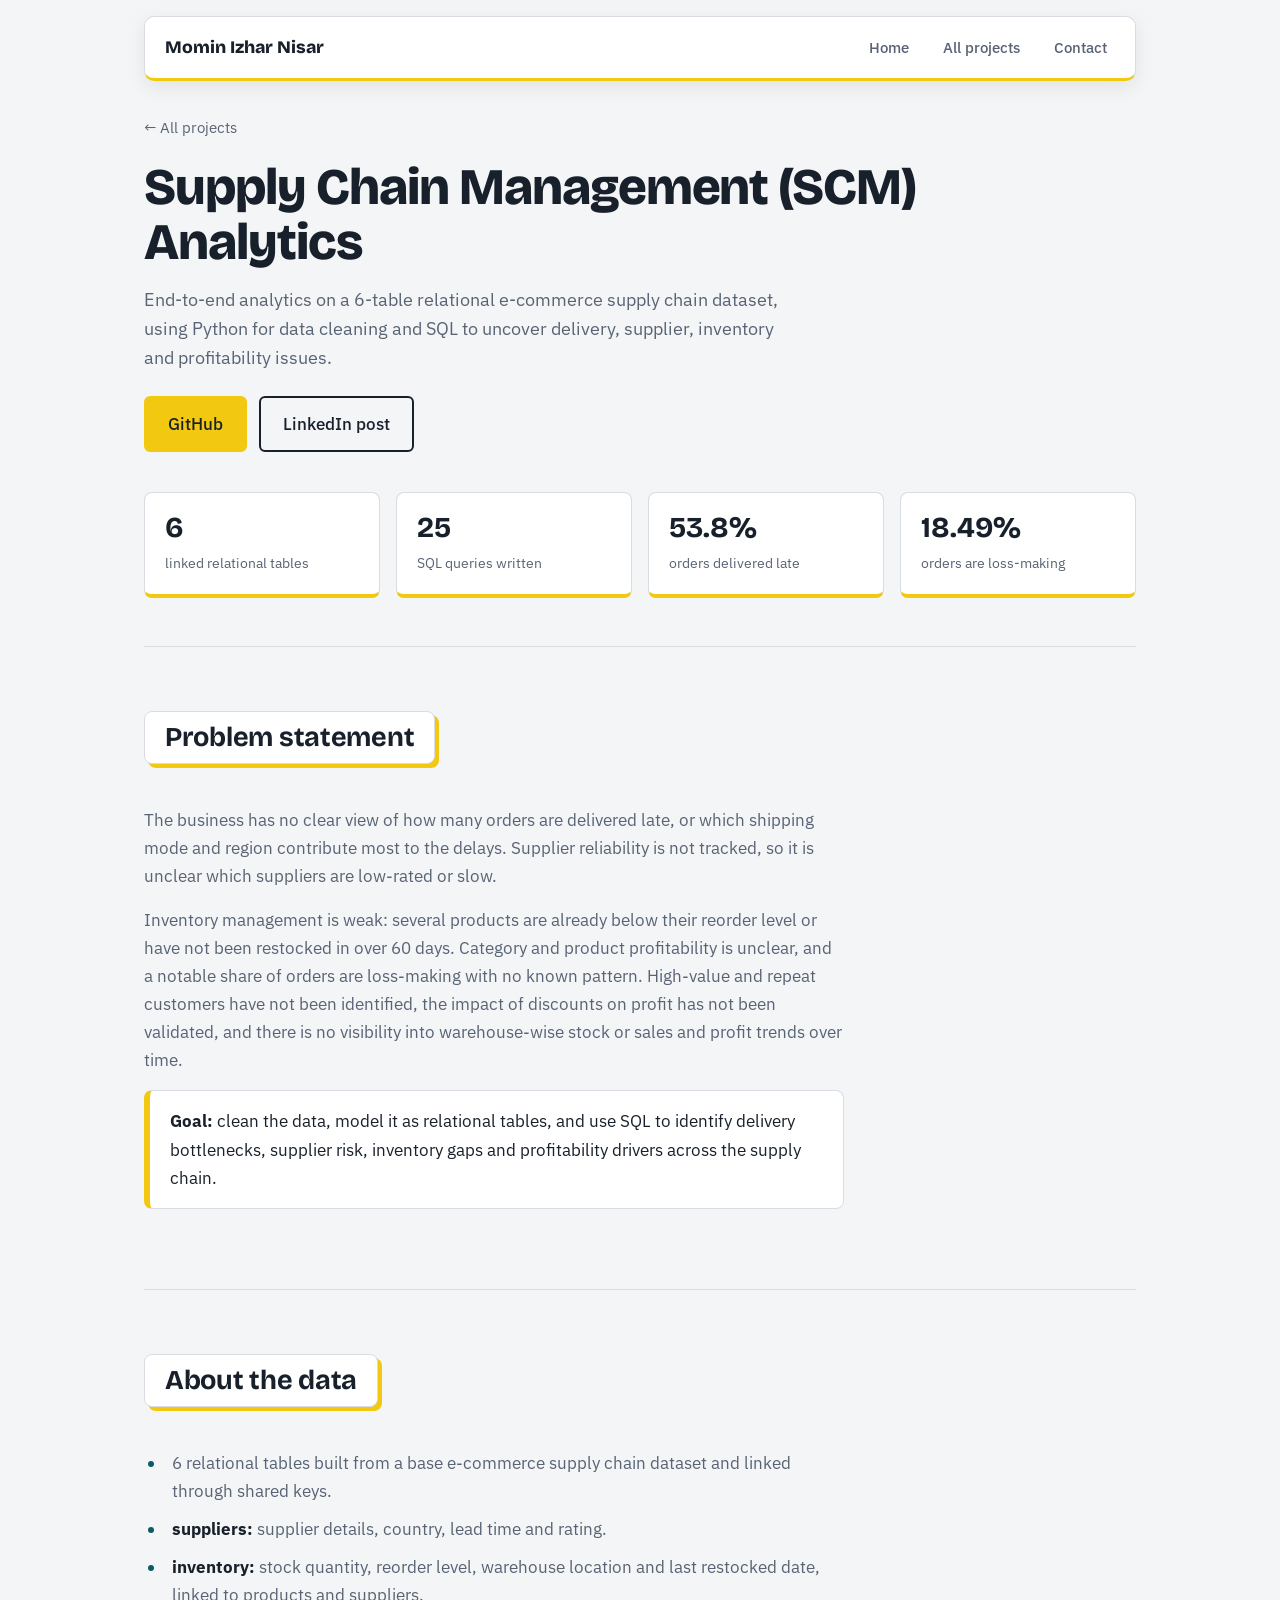
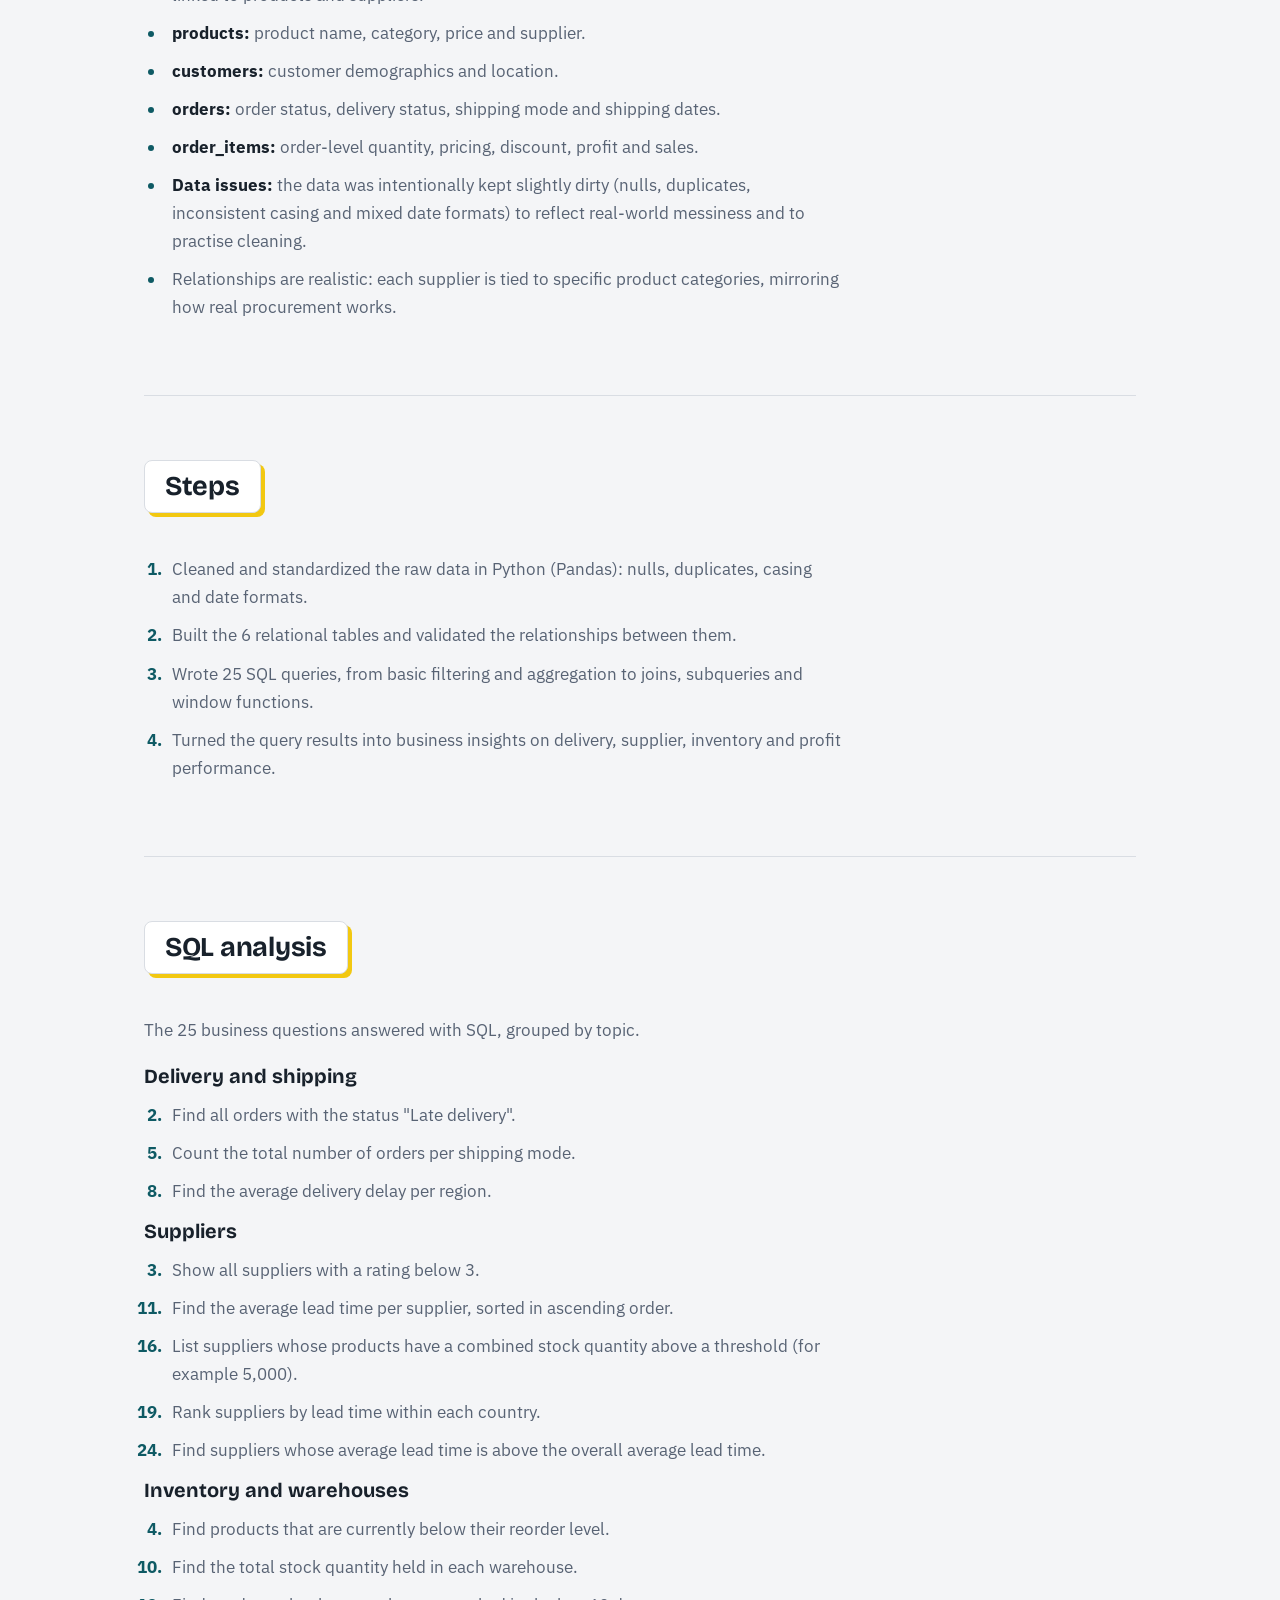
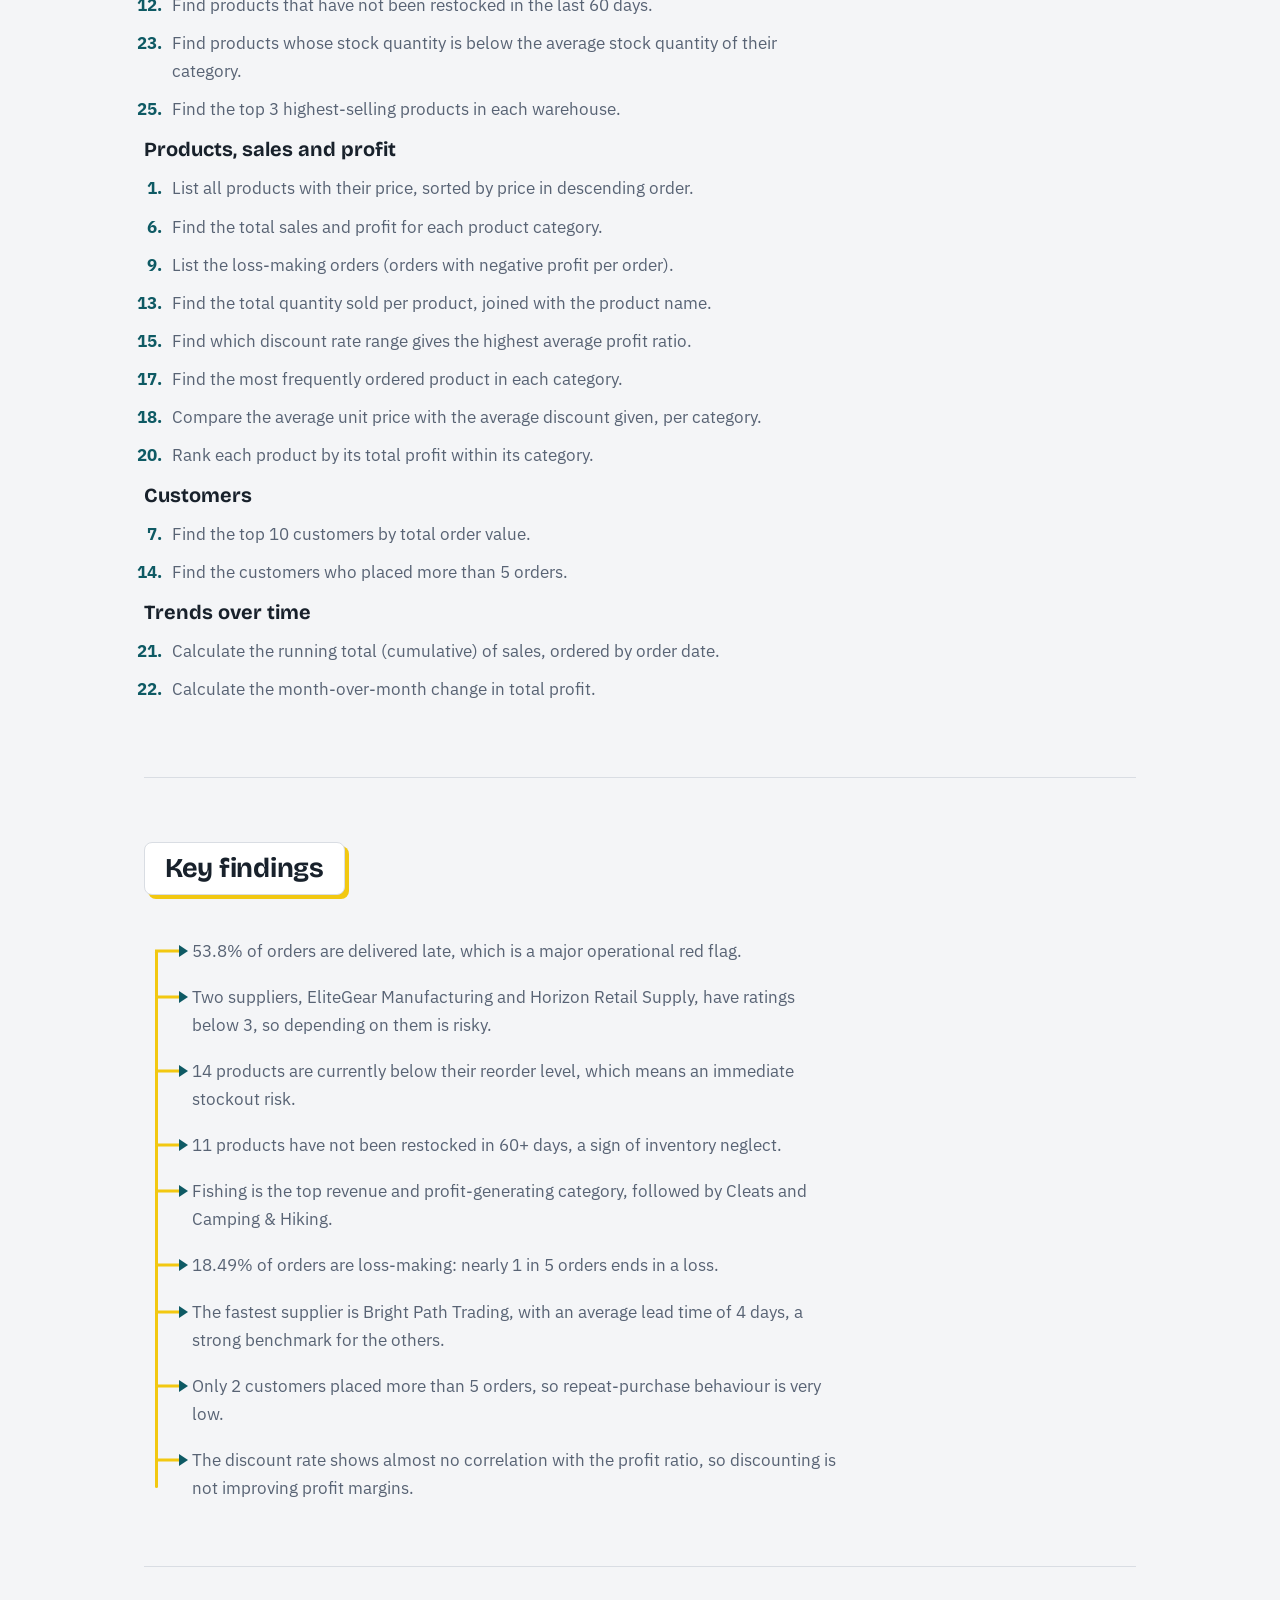
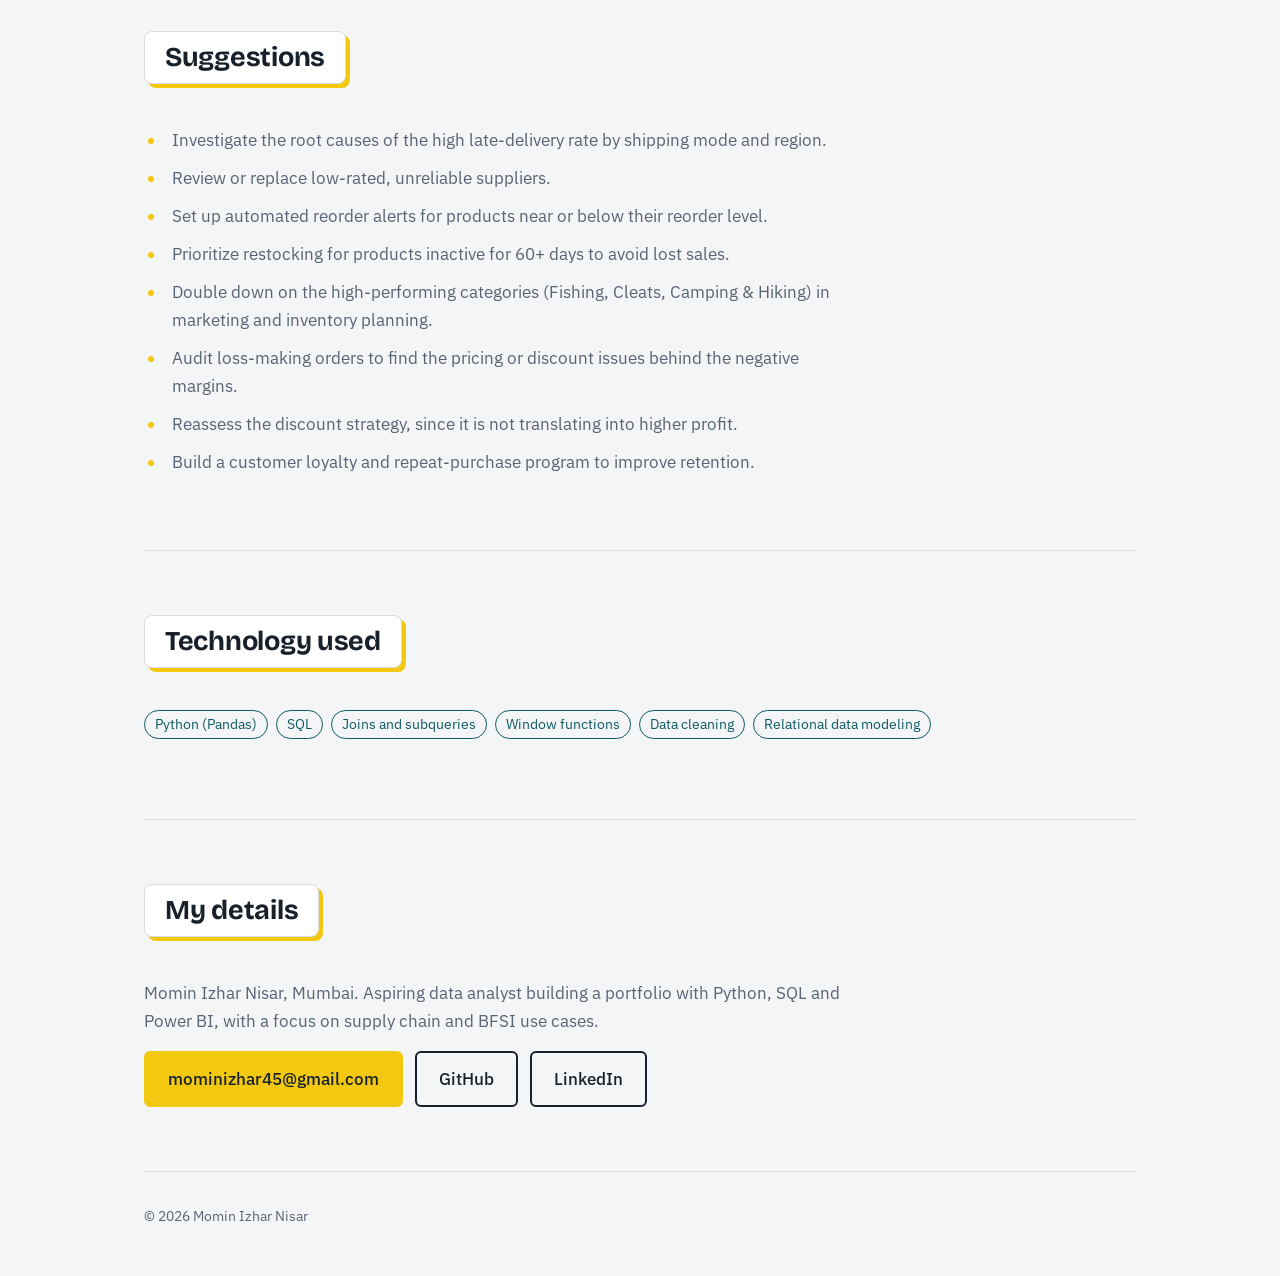
<file: scm.html>
<!DOCTYPE html>
<html lang="en">
<head>
<meta charset="utf-8">
<meta name="viewport" content="width=device-width, initial-scale=1">
<title>Supply Chain Management (SCM) Analytics | Momin Izhar Nisar</title>
<link rel="preconnect" href="https://fonts.googleapis.com">
<link rel="preconnect" href="https://fonts.gstatic.com" crossorigin>
<link href="https://fonts.googleapis.com/css2?family=Bricolage+Grotesque:wght@500;700;800&family=IBM+Plex+Sans:wght@400;500&display=swap" rel="stylesheet">
<link rel="stylesheet" href="style.css">
<link rel="stylesheet" href="project.css">
</head>
<body>
<div class="wrap">

  <header class="nav">
    <a class="logo" href="index.html">Momin Izhar Nisar</a>
    <nav aria-label="Main">
      <ul>
        <li><a href="index.html">Home</a></li>
        <li><a href="index.html#projects">All projects</a></li>
        <li><a href="index.html#contact">Contact</a></li>
      </ul>
    </nav>
  </header>

  <main>
    <section class="project-head">
      <a class="back-link" href="index.html#projects">&larr; All projects</a>
      <h1>Supply Chain Management (SCM) Analytics</h1>
      <p class="project-sub">End-to-end analytics on a 6-table relational e-commerce supply chain dataset, using Python for data cleaning and SQL to uncover delivery, supplier, inventory and profitability issues.</p>
      <div class="btns">
  <a class="btn primary" href="https://github.com/Izmomin14/scm-supply-chain-analytics" target="_blank" rel="noopener">GitHub</a>
  <a class="btn" href="https://github.com/Izmomin14/scm-supply-chain-analytics" target="_blank" rel="noopener">LinkedIn post</a>
</div>
    </section>

    <section class="stats-section">
      <div class="stats">
        <div class="stat"><strong>6</strong><span>linked relational tables</span></div>
        <div class="stat"><strong>25</strong><span>SQL queries written</span></div>
        <div class="stat"><strong>53.8%</strong><span>orders delivered late</span></div>
        <div class="stat"><strong>18.49%</strong><span>orders are loss-making</span></div>
      </div>
    </section>

    <section>
      <h2 class="section-title">Problem statement</h2>
      <p>The business has no clear view of how many orders are delivered late, or which shipping mode and region contribute most to the delays. Supplier reliability is not tracked, so it is unclear which suppliers are low-rated or slow.</p>
      <p>Inventory management is weak: several products are already below their reorder level or have not been restocked in over 60 days. Category and product profitability is unclear, and a notable share of orders are loss-making with no known pattern. High-value and repeat customers have not been identified, the impact of discounts on profit has not been validated, and there is no visibility into warehouse-wise stock or sales and profit trends over time.</p>
      <p class="goal"><strong>Goal:</strong> clean the data, model it as relational tables, and use SQL to identify delivery bottlenecks, supplier risk, inventory gaps and profitability drivers across the supply chain.</p>
    </section>

    <section>
      <h2 class="section-title">About the data</h2>
      <ul class="data-list">
        <li>6 relational tables built from a base e-commerce supply chain dataset and linked through shared keys.</li>
        <li><strong>suppliers:</strong> supplier details, country, lead time and rating.</li>
        <li><strong>inventory:</strong> stock quantity, reorder level, warehouse location and last restocked date, linked to products and suppliers.</li>
        <li><strong>products:</strong> product name, category, price and supplier.</li>
        <li><strong>customers:</strong> customer demographics and location.</li>
        <li><strong>orders:</strong> order status, delivery status, shipping mode and shipping dates.</li>
        <li><strong>order_items:</strong> order-level quantity, pricing, discount, profit and sales.</li>
        <li><strong>Data issues:</strong> the data was intentionally kept slightly dirty (nulls, duplicates, inconsistent casing and mixed date formats) to reflect real-world messiness and to practise cleaning.</li>
        <li>Relationships are realistic: each supplier is tied to specific product categories, mirroring how real procurement works.</li>
      </ul>
    </section>

    <section>
      <h2 class="section-title">Steps</h2>
      <ol class="steps">
        <li>Cleaned and standardized the raw data in Python (Pandas): nulls, duplicates, casing and date formats.</li>
        <li>Built the 6 relational tables and validated the relationships between them.</li>
        <li>Wrote 25 SQL queries, from basic filtering and aggregation to joins, subqueries and window functions.</li>
        <li>Turned the query results into business insights on delivery, supplier, inventory and profit performance.</li>
      </ol>
    </section>

    <section>
      <h2 class="section-title">SQL analysis</h2>
      <p>The 25 business questions answered with SQL, grouped by topic.</p>

      <h3 class="sub-h">Delivery and shipping</h3>
      <ol class="steps">
        <li value="2">Find all orders with the status "Late delivery".</li>
        <li value="5">Count the total number of orders per shipping mode.</li>
        <li value="8">Find the average delivery delay per region.</li>
      </ol>

      <h3 class="sub-h">Suppliers</h3>
      <ol class="steps">
        <li value="3">Show all suppliers with a rating below 3.</li>
        <li value="11">Find the average lead time per supplier, sorted in ascending order.</li>
        <li value="16">List suppliers whose products have a combined stock quantity above a threshold (for example 5,000).</li>
        <li value="19">Rank suppliers by lead time within each country.</li>
        <li value="24">Find suppliers whose average lead time is above the overall average lead time.</li>
      </ol>

      <h3 class="sub-h">Inventory and warehouses</h3>
      <ol class="steps">
        <li value="4">Find products that are currently below their reorder level.</li>
        <li value="10">Find the total stock quantity held in each warehouse.</li>
        <li value="12">Find products that have not been restocked in the last 60 days.</li>
        <li value="23">Find products whose stock quantity is below the average stock quantity of their category.</li>
        <li value="25">Find the top 3 highest-selling products in each warehouse.</li>
      </ol>

      <h3 class="sub-h">Products, sales and profit</h3>
      <ol class="steps">
        <li value="1">List all products with their price, sorted by price in descending order.</li>
        <li value="6">Find the total sales and profit for each product category.</li>
        <li value="9">List the loss-making orders (orders with negative profit per order).</li>
        <li value="13">Find the total quantity sold per product, joined with the product name.</li>
        <li value="15">Find which discount rate range gives the highest average profit ratio.</li>
        <li value="17">Find the most frequently ordered product in each category.</li>
        <li value="18">Compare the average unit price with the average discount given, per category.</li>
        <li value="20">Rank each product by its total profit within its category.</li>
      </ol>

      <h3 class="sub-h">Customers</h3>
      <ol class="steps">
        <li value="7">Find the top 10 customers by total order value.</li>
        <li value="14">Find the customers who placed more than 5 orders.</li>
      </ol>

      <h3 class="sub-h">Trends over time</h3>
      <ol class="steps">
        <li value="21">Calculate the running total (cumulative) of sales, ordered by order date.</li>
        <li value="22">Calculate the month-over-month change in total profit.</li>
      </ol>
    </section>

    <section>
      <h2 class="section-title">Key findings</h2>
      <ul class="findings">
        <li>53.8% of orders are delivered late, which is a major operational red flag.</li>
        <li>Two suppliers, EliteGear Manufacturing and Horizon Retail Supply, have ratings below 3, so depending on them is risky.</li>
        <li>14 products are currently below their reorder level, which means an immediate stockout risk.</li>
        <li>11 products have not been restocked in 60+ days, a sign of inventory neglect.</li>
        <li>Fishing is the top revenue and profit-generating category, followed by Cleats and Camping &amp; Hiking.</li>
        <li>18.49% of orders are loss-making: nearly 1 in 5 orders ends in a loss.</li>
        <li>The fastest supplier is Bright Path Trading, with an average lead time of 4 days, a strong benchmark for the others.</li>
        <li>Only 2 customers placed more than 5 orders, so repeat-purchase behaviour is very low.</li>
        <li>The discount rate shows almost no correlation with the profit ratio, so discounting is not improving profit margins.</li>
      </ul>
    </section>

    <section>
      <h2 class="section-title">Suggestions</h2>
      <ul class="outcome">
        <li>Investigate the root causes of the high late-delivery rate by shipping mode and region.</li>
        <li>Review or replace low-rated, unreliable suppliers.</li>
        <li>Set up automated reorder alerts for products near or below their reorder level.</li>
        <li>Prioritize restocking for products inactive for 60+ days to avoid lost sales.</li>
        <li>Double down on the high-performing categories (Fishing, Cleats, Camping &amp; Hiking) in marketing and inventory planning.</li>
        <li>Audit loss-making orders to find the pricing or discount issues behind the negative margins.</li>
        <li>Reassess the discount strategy, since it is not translating into higher profit.</li>
        <li>Build a customer loyalty and repeat-purchase program to improve retention.</li>
      </ul>
    </section>

    <section>
      <h2 class="section-title">Technology used</h2>
      <ul class="tags">
        <li>Python (Pandas)</li>
        <li>SQL</li>
        <li>Joins and subqueries</li>
        <li>Window functions</li>
        <li>Data cleaning</li>
        <li>Relational data modeling</li>
      </ul>
    </section>

    <section class="my-details">
      <h2 class="section-title">My details</h2>
      <p>Momin Izhar Nisar, Mumbai. Aspiring data analyst building a portfolio with Python, SQL and Power BI, with a focus on supply chain and BFSI use cases.</p>
      <div class="btns">
        <a class="btn primary" href="mailto:mominizhar45@gmail.com">mominizhar45@gmail.com</a>
        <a class="btn" href="https://github.com/Izmomin14" target="_blank" rel="noopener">GitHub</a>
        <a class="btn" href="https://www.linkedin.com/in/izhar-momin-b57a23322/" target="_blank" rel="noopener">LinkedIn</a>
      </div>
    </section>
  </main>

  <footer>&copy; 2026 Momin Izhar Nisar</footer>
</div>
</body>
</html>
</file>
<file: style.css>
/* ==========================================================================
   PORTFOLIO STYLESHEET
   --------------------------------------------------------------------------
   1.  Design tokens (colors, fonts, dark mode)
   2.  Base / reset
   3.  Layout helpers & headings
   4.  Navbar
   5.  Buttons (shared + hero buttons)
   6.  Hero & profile photo
   7.  About (intro + animated skills carousel)
   8.  Base card (reusable)
   9.  Projects marquee carousel
   10. Experience timeline
   11. Findings list
   12. Contact buttons
   13. Footer
   ========================================================================== */


/* ==========================================================================
   1. DESIGN TOKENS
   ========================================================================== */
:root{
  /* Surfaces & text */
  --bg:#F4F5F7;
  --surface:#FFFFFF;
  --ink:#18212B;
  --muted:#586374;
  --line:#D9DDE3;

  /* Brand colors */
  --accent:#F2C811;
  --accent-ink:#18212B;
  --teal:#0E5A64;

  /* "View details" button hover colors */
  --btn-hover-bg:#0E5A64;
  --btn-hover-ink:#FFFFFF;

  /* Fonts */
  --head:"Bricolage Grotesque","Segoe UI",Arial,sans-serif;
  --body:"IBM Plex Sans","Segoe UI",Arial,sans-serif;
}

/* Dark mode (follows the visitor's system setting) */
@media (prefers-color-scheme:dark){
  :root:not([data-theme="light"]){
    --bg:#12181F;
    --surface:#1B242E;
    --ink:#EEF1F5;
    --muted:#9AA6B6;
    --line:#2C3846;
    --teal:#5CC3CF;
    --btn-hover-bg:#5CC3CF;
    --btn-hover-ink:#12181F;
  }
}


/* ==========================================================================
   2. BASE / RESET
   ========================================================================== */
*{box-sizing:border-box}

html{scroll-behavior:smooth}

body{
  margin:0;
  background:var(--bg);
  color:var(--ink);
  font-family:var(--body);
  font-size:17px;
  line-height:1.65;
}

a{color:inherit}

:focus-visible{
  outline:3px solid var(--teal);
  outline-offset:3px;
}

@media (prefers-reduced-motion:reduce){
  html{scroll-behavior:auto}
}


/* ==========================================================================
   3. LAYOUT HELPERS & HEADINGS
   ========================================================================== */
.wrap{
  max-width:1040px;
  margin:0 auto;
  padding:0 24px;
}

section{
  padding:64px 0;
  border-top:1px solid var(--line);
}

h2{
  font-family:var(--head);
  font-size:clamp(1.3rem,3.5vw,2.3rem);
  letter-spacing:-.01em;
  margin:0 0 28px;
}

h3{
  font-family:var(--head);
  font-size:1.25rem;
  margin:0 0 8px;
}

/* Boxed section heading with a yellow offset shadow */


/* ==========================================================================
   4. NAVBAR
   ========================================================================== */
header.nav{
  position:sticky;
  top:12px;
  z-index:100;
  display:flex;
  justify-content:space-between;
  align-items:center;
  margin:16px 0 0;
  padding:10px 14px 10px 20px;
  background:var(--surface);
  border:1px solid var(--line);
  border-bottom:3px solid var(--accent);
  border-radius:10px;
  box-shadow:0 6px 20px rgba(0,0,0,.08);
}

.nav .logo{
  font-family:var(--head);
  font-weight:800;
  font-size:1.1rem;
  text-decoration:none;
  color:var(--ink);
}

.nav ul{
  display:flex;
  gap:6px;
  list-style:none;
  margin:0;
  padding:0;
}

.nav ul a{
  display:block;
  padding:8px 14px;
  border-radius:6px;
  text-decoration:none;
  color:var(--muted);
  font-size:.95rem;
  font-weight:500;
  transition:background .2s, color .2s;
}

.nav ul a:hover{
  background:var(--accent);
  color:#18212B;
}

@media (max-width:760px){
  header.nav{
    flex-direction:column;
    gap:8px;
    padding:12px;
  }
  .nav ul{
    flex-wrap:wrap;
    justify-content:center;
  }
}


/* ==========================================================================
   5. BUTTONS
   ========================================================================== */

/* ---- Shared button ---- */
.btn{
  display:inline-flex;
  align-items:center;
  justify-content:center;
  gap:8px;
  padding:12px 22px;
  border-radius:6px;
  font-weight:500;
  text-decoration:none;
  border:2px solid var(--ink);
  transition:transform .2s ease, background .2s ease, color .2s ease;
}

.btn:hover{transform:translateY(-2px)}

.btn.primary{
  background:var(--accent);
  color:var(--accent-ink);
  border-color:var(--accent);
}

/* Row of hero buttons */
.btns{
  display:flex;
  flex-wrap:wrap;
  gap:12px;
}

/* Button icons (images from flaticon) */
.btn-icon{
  width:18px;
  height:18px;
  object-fit:contain;
}

/* ---- GitHub button: white, dark outline ---- */
.btns .btn.github{
  background:#fff;
  color:#24292f;
  border-color:#24292f;
}
.btns .btn.github:hover{
  background:#24292f;
  color:#fff;
}
.btns .btn.github .btn-icon{filter:none}                           /* black icon */
.btns .btn.github:hover .btn-icon{filter:brightness(0) invert(1)}  /* white icon on hover */

/* ---- LinkedIn button: white, blue outline ---- */
.btns .btn.linkedin{
  background:#fff;
  color:#0A66C2;
  border-color:#0A66C2;
}
.btns .btn.linkedin:hover{
  background:#0A66C2;
  color:#fff;
}
/* turns the black icon into LinkedIn blue */
.btns .btn.linkedin .btn-icon{
  filter:invert(27%) sepia(96%) saturate(1900%) hue-rotate(196deg) brightness(92%);
}
.btns .btn.linkedin:hover .btn-icon{filter:brightness(0) invert(1)}

@media (prefers-reduced-motion:reduce){
  .btn:hover{transform:none}
}


/* ==========================================================================
   6. HERO & PROFILE PHOTO
   ========================================================================== */
.hero{
  display:grid;
  grid-template-columns:1.5fr 1fr;
  gap:48px;
  align-items:center;
  padding:56px 0 72px;
}

/* Tagline (h1.Herosh1) */
.hero h1{
  font-family:var(--head);
  font-weight:400;
  font-size:clamp(1.84rem,3.6vw,2.64rem);
  line-height:1.02;
  letter-spacing:-.02em;
  margin:0 0 22px;
}

.hero p{
  max-width:52ch;
  color:var(--muted);
  margin:0 0 28px;
  font-size:1.1rem;
}

/* ---- Profile photo with yellow offset block behind it ---- */
.photo{
  position:relative;
  width:100%;
  max-width:340px;
  margin:0;
  justify-self:center;
}
.photo::before{
  content:"";
  position:absolute;
  inset:16px -16px -16px 16px;
  background:var(--accent);
  border-radius:12px;
}
.photo img{
  position:relative;
  display:block;
  width:100%;
  height:auto;
  aspect-ratio:3/4;
  object-fit:cover;
  object-position:center top;
  border-radius:12px;
  border:1px solid var(--line);
}

@media (max-width:760px){
  .hero{
    grid-template-columns:1fr;
    gap:32px;
  }
  .photo{
    max-width:240px;
    margin-bottom:16px;
  }
}


/* ==========================================================================
   7. ABOUT  (left: intro text | right: animated skills carousel)
   ========================================================================== */
.about-grid{
  display:grid;
  grid-template-columns:1.3fr 1fr;
  gap:48px;
  align-items:center;
  max-width:1000px;
  margin:0 auto;
}

.about-text p{
  margin:0 0 16px;
  font-size:1.02rem;
  line-height:1.75;
  color:var(--muted);
}
.about-text strong{color:var(--ink)}

.about-skills{
  display:flex;
  flex-direction:column;
  align-items:center;
}

/* ---- Title with flowing gradient text ---- */
.skills-title{
  margin:0 0 16px;
  font-size:1.15rem;
  text-align:center;
  background:linear-gradient(90deg,#0A66C2,#7c3aed,#ec4899,#0A66C2);
  background-size:300% 100%;
  -webkit-background-clip:text;
          background-clip:text;
  -webkit-text-fill-color:transparent;
  color:transparent;
  animation:title-flow 5s linear infinite;
}
@keyframes title-flow{
  from{background-position:0% 0}
  to  {background-position:300% 0}
}

/* ---- Vertical infinite carousel (frame) ---- */
.skills-marquee{
  position:relative;
  width:100%;
  height:340px;
  overflow:hidden;
  border-radius:20px;
  background:
    radial-gradient(circle at 20% 15%, rgba(124,58,237,.10), transparent 45%),
    radial-gradient(circle at 85% 85%, rgba(10,102,194,.12), transparent 45%),
    #f7faff;
  border:1px solid rgba(10,102,194,.15);
  box-shadow:0 10px 30px rgba(10,102,194,.10), inset 0 0 40px rgba(10,102,194,.05);
  /* fade out at top and bottom edges */
  -webkit-mask-image:linear-gradient(180deg,transparent 0,#000 12%,#000 88%,transparent 100%);
          mask-image:linear-gradient(180deg,transparent 0,#000 12%,#000 88%,transparent 100%);
}

/* Moving track (the pills are duplicated by JS for a seamless loop) */
.skills-track{
  display:flex;
  flex-direction:column;
  align-items:center;
  animation:skills-scroll 24s linear infinite;
  will-change:transform;
}
.skills-marquee:hover .skills-track{animation-play-state:paused}

@keyframes skills-scroll{
  from{transform:translateY(0)}
  to  {transform:translateY(-50%)}   /* bottom to top */
}

/* ---- Skill pill ---- */
.skill-pill{
  position:relative;
  flex:0 0 auto;
  width:78%;
  margin:0 0 14px;
  padding:12px 22px 12px 40px;
  text-align:center;
  font-size:.95rem;
  font-weight:600;
  letter-spacing:.2px;
  white-space:nowrap;
  color:#0A66C2;
  border-radius:999px;
  overflow:hidden;
  cursor:pointer;

  /* animated gradient border */
  border:2px solid transparent;
  background:
    linear-gradient(#f4f8ff,#f4f8ff) padding-box,
    linear-gradient(90deg,#0A66C2,#7c3aed,#ec4899,#0A66C2) border-box;
  background-size:100% 100%, 300% 100%;
  animation:
    border-flow 4s linear infinite,
    pill-sway 5s ease-in-out infinite,
    pill-glow 3s ease-in-out infinite;

  transition:transform .3s cubic-bezier(.2,.8,.2,1), color .3s ease, box-shadow .3s ease;
}
.skill-pill:first-child{margin-top:14px}

/* Gradient border flowing around the pill */
@keyframes border-flow{
  from{background-position:0 0, 0% 0}
  to  {background-position:0 0, 300% 0}
}

/* Gentle left-right sway (uses the "translate" property so it never clashes with hover's transform) */
@keyframes pill-sway{
  0%,100%{translate:-6px 0}
  50%    {translate: 6px 0}
}

/* Soft breathing glow */
@keyframes pill-glow{
  0%,100%{box-shadow:0 4px 10px rgba(10,102,194,.10)}
  50%    {box-shadow:0 8px 20px rgba(124,58,237,.22)}
}

/* Shimmer: a bright streak that sweeps across the pill */
.skill-pill::after{
  content:"";
  position:absolute;
  top:0;
  left:-60%;
  width:40%;
  height:100%;
  background:linear-gradient(100deg,transparent,rgba(255,255,255,.85),transparent);
  transform:skewX(-20deg);
  animation:pill-shine 3.6s ease-in-out infinite;
  pointer-events:none;
}
@keyframes pill-shine{
  0%      {left:-60%}
  55%,100%{left:140%}
}

/* Pulsing dot on the left side of the pill */
.skill-pill::before{
  content:"";
  position:absolute;
  left:18px;
  top:50%;
  width:9px;
  height:9px;
  margin-top:-4.5px;
  border-radius:50%;
  background:linear-gradient(135deg,#0A66C2,#7c3aed);
  animation:dot-pulse 1.8s ease-out infinite;
}
@keyframes dot-pulse{
  0%  {box-shadow:0 0 0 0 rgba(10,102,194,.55)}
  70% {box-shadow:0 0 0 9px rgba(10,102,194,0)}
  100%{box-shadow:0 0 0 0 rgba(10,102,194,0)}
}

/* Different timing per pill so the motion feels natural */
.skill-pill:nth-child(2n){animation-delay:-1s, -1.6s, -.8s}
.skill-pill:nth-child(3n){animation-delay:-2s, -3.1s, -1.7s}
.skill-pill:nth-child(4n){animation-delay:-3s, -4.2s, -2.4s}
.skill-pill:nth-child(2n)::after{animation-delay:-1.2s}
.skill-pill:nth-child(3n)::after{animation-delay:-2.4s}

/* Hover: pill fills with gradient, grows, carousel pauses */
.skill-pill:hover{
  color:#fff;
  transform:scale(1.08);
  background:
    linear-gradient(90deg,#0A66C2,#7c3aed,#ec4899) padding-box,
    linear-gradient(90deg,#0A66C2,#7c3aed,#ec4899,#0A66C2) border-box;
  box-shadow:0 14px 28px rgba(124,58,237,.35);
  animation-play-state:paused, paused, paused;
}
.skill-pill:hover::before{
  background:#fff;
  animation-duration:.9s;
}
.skill-pill:hover::after{animation-duration:1.2s}

/* Responsive: stack intro above skills */
@media (max-width:820px){
  .about-grid{
    grid-template-columns:1fr;
    gap:32px;
  }
  .skills-marquee{height:280px}
  .skill-pill{width:70%}
}

/* Reduced motion: no animation, skills become scrollable */
@media (prefers-reduced-motion:reduce){
  .skills-marquee{
    overflow-y:auto;
    -webkit-mask-image:none;
            mask-image:none;
  }
  .skills-track{animation:none}
  .skills-title,
  .skill-pill,
  .skill-pill::before,
  .skill-pill::after{animation:none}
}


/* ==========================================================================
   8. BASE CARD (reusable)
   ========================================================================== */
.card{
  display:flex;
  flex-direction:column;
  padding:24px;
  background:var(--surface);
  border:1px solid var(--line);
  border-left:6px solid var(--accent);
  border-radius:8px;
}
.card p{
  margin:0 0 16px;
  color:var(--muted);
  font-size:.98rem;
}
.card a{font-weight:500}

/* Tool / skill tags */
.tags{
  display:flex;
  flex-wrap:wrap;
  gap:8px;
  margin:auto 0 16px;
  padding:0;
  list-style:none;
}
.tags li{
  font-size:.85rem;
  color:var(--teal);
  border:1px solid var(--teal);
  padding:2px 10px;
  border-radius:99px;
}


/* ==========================================================================
   9. PROJECTS MARQUEE CAROUSEL  (right to left, infinite)
   ========================================================================== */
.marquee{
  position:relative;
  overflow:hidden;
  padding:30px 0 40px;
  /* fade out at left and right edges */
  -webkit-mask-image:linear-gradient(90deg,transparent 0,#000 8%,#000 92%,transparent 100%);
          mask-image:linear-gradient(90deg,transparent 0,#000 8%,#000 92%,transparent 100%);
}

/* Moving track (cards are duplicated by JS for a seamless loop) */
.marquee-track{
  display:flex;
  align-items:stretch;
  width:max-content;
  animation:marquee-scroll 45s linear infinite;
  will-change:transform;
}

/* Pause on hover / keyboard focus so links can be clicked */
.marquee:hover .marquee-track,
.marquee:focus-within .marquee-track{
  animation-play-state:paused;
}

@keyframes marquee-scroll{
  from{transform:translateX(0)}
  to  {transform:translateX(-50%)}   /* right to left */
}

/* ---- Card ---- */
.marquee .card{
  position:relative;
  flex:0 0 340px;
  width:340px;
  margin-right:24px;      /* margin (not gap) keeps the loop seamless */
  padding:26px 24px 22px;
  background:#fff;
  border:1px solid rgba(0,0,0,.08);
  border-radius:18px;
  box-shadow:0 6px 18px rgba(0,0,0,.06);
  overflow:hidden;
  transition:transform .35s cubic-bezier(.2,.8,.2,1), box-shadow .35s ease, border-color .35s ease;
}

/* Animated gradient line on top of the card */
.marquee .card::before{
  content:"";
  position:absolute;
  top:0;
  left:0;
  right:0;
  height:4px;
  background:linear-gradient(90deg,#0A66C2,#7c3aed,#ec4899,#0A66C2);
  background-size:300% 100%;
  animation:card-line 4s linear infinite;
}
@keyframes card-line{
  from{background-position:0% 0}
  to  {background-position:300% 0}
}

.marquee .card:hover{
  transform:translateY(-10px) scale(1.03);
  box-shadow:0 22px 40px rgba(10,102,194,.22);
  border-color:rgba(10,102,194,.35);
}

.marquee .card h3{
  margin:6px 0 10px;
  font-size:1.15rem;
  line-height:1.3;
  color:#18212B;          /* card is always white, so keep the title dark */
}
.marquee .card p{
  margin:0 0 14px;
  font-size:.93rem;
  line-height:1.55;
  color:#555;
}

/* Big faded card number (top right) */
.card-num{
  position:absolute;
  top:14px;
  right:18px;
  font-size:2.2rem;
  font-weight:700;
  line-height:1;
  color:rgba(10,102,194,.10);
  transition:color .35s ease, transform .35s ease;
}
.marquee .card:hover .card-num{
  color:rgba(10,102,194,.28);
  transform:scale(1.15);
}

/* ---- Tags inside marquee cards ---- */
.marquee .tags{
  margin:0 0 18px;
}
.marquee .tags li{
  padding:4px 11px;
  font-size:.76rem;
  border-radius:999px;
  background:#eef4fb;
  color:#0A66C2;
}

/* ---- Card links (GitHub / LinkedIn on top, View details below) ---- */
.marquee .card-links{
  display:flex;
  flex-wrap:wrap;
  justify-content:center;
  align-items:center;
  gap:8px;
  margin-top:auto;        /* always pinned to the bottom of the card */
}

/* GitHub & LinkedIn pill links */
.marquee .card-links a{
  order:1;
  display:inline-flex;
  align-items:center;
  justify-content:center;
  gap:6px;
  padding:7px 14px;
  font-size:.82rem;
  font-weight:500;
  border-radius:999px;
  border:1px solid rgba(0,0,0,.15);
  color:#222;
  text-decoration:none;
  transition:all .25s ease;
}
.marquee .card-links a:hover{
  background:#222;
  color:#fff;
  border-color:#222;
  transform:translateY(-2px);
}
.marquee .card-links .btn-icon{
  width:16px;
  height:16px;
}

/* "View details" button: full width, below the other links.
   Yellow curtain covers it by default; on hover the curtain
   slides right and reveals the teal button underneath. */
.marquee .card-links a.btn{
  order:2;
  flex:1 0 100%;
  position:relative;
  isolation:isolate;      /* keeps the curtain inside the button */
  overflow:hidden;
  padding:10px 16px;
  font-size:.95rem;
  background:var(--btn-hover-bg);
  border-color:var(--btn-hover-bg);
  color:#18212B;
  transition:color .35s ease, transform .25s ease;
}
.marquee .card-links a.btn::before{
  content:"";
  position:absolute;
  inset:0;
  z-index:-1;
  background:var(--accent);
  transform:translateX(0);
  transition:transform .9s cubic-bezier(.65,0,.25,1);
}
.marquee .card-links a.btn:hover,
.marquee .card-links a.btn:focus-visible{
  background:var(--btn-hover-bg);
  border-color:var(--btn-hover-bg);
  color:var(--btn-hover-ink);
}
.marquee .card-links a.btn:hover::before,
.marquee .card-links a.btn:focus-visible::before{
  transform:translateX(101%);   /* curtain slides out to the right */
}
.marquee .card-links a.btn:hover .btn-icon,
.marquee .card-links a.btn:focus-visible .btn-icon{
  filter:brightness(0) invert(1);
}

/* ---- Responsive ---- */
@media (max-width:640px){
  .marquee .card{
    flex-basis:280px;
    width:280px;
    margin-right:16px;
  }
  .marquee-track{animation-duration:35s}
}

/* ---- Reduced motion: no auto-scroll, user can scroll manually ---- */
@media (prefers-reduced-motion:reduce){
  .marquee{
    overflow-x:auto;
    -webkit-mask-image:none;
            mask-image:none;
  }
  .marquee-track{animation:none}
}


/* ==========================================================================
   10. EXPERIENCE TIMELINE
   ========================================================================== */
#experience{
  --xp-ink:#1c1d21;
  --xp-muted:#5d6370;
  --xp-line:#d6d9de;
  --xp-accent:#f5c400;
  --xp-paper:#ffffff;
}

.xp-timeline{
  position:relative;
  margin:0;
  padding:0;
  list-style:none;
}
/* Vertical line */
.xp-timeline::before{
  content:"";
  position:absolute;
  top:10px;
  bottom:10px;
  left:178px;
  width:2px;
  background:var(--xp-line);
}

.xp-item{
  position:relative;
  display:grid;
  grid-template-columns:150px 56px 1fr;
  padding-bottom:44px;
}
.xp-item:last-child{padding-bottom:0}

/* Date column */
.xp-date{
  padding-top:4px;
  font-size:.9rem;
  line-height:1.4;
  color:var(--xp-muted);
  text-align:right;
}
.xp-date strong{
  display:block;
  color:var(--xp-ink);
  font-weight:600;
}

/* Dot on the line */
.xp-dot{
  position:relative;
  z-index:1;
  justify-self:center;
  width:14px;
  height:14px;
  margin-top:7px;
  border-radius:50%;
  background:var(--xp-paper);
  border:3px solid var(--xp-ink);
}
.xp-item.is-current .xp-dot{
  background:var(--xp-accent);
  box-shadow:0 0 0 5px rgba(245,196,0,.28);
}

/* Role, company and tags */
.xp-body h3{
  margin:0 0 8px;
  font-size:1.2rem;
  line-height:1.3;
  font-weight:700;
  color:var(--xp-ink);
}
.xp-role-line{
  display:flex;
  flex-wrap:wrap;
  align-items:center;
  gap:8px;
  margin-bottom:12px;
}
.xp-company{
  font-weight:600;
  color:var(--xp-ink);
}
.xp-tag{
  padding:2px 10px;
  font-size:.8rem;
  color:var(--xp-muted);
  border:1px solid var(--xp-line);
  border-radius:999px;
  background:var(--xp-paper);
}
.xp-tag.is-now{
  color:var(--xp-ink);
  font-weight:600;
  background:var(--xp-accent);
  border-color:var(--xp-accent);
}

.xp-body p{
  margin:0;
  max-width:62ch;
  line-height:1.6;
  color:var(--xp-muted);
}

/* Responsibilities list with yellow dash bullets */
.xp-list{
  margin:0;
  padding:0;
  list-style:none;
  max-width:62ch;
}
.xp-list li{
  position:relative;
  padding-left:22px;
  margin-bottom:8px;
  line-height:1.55;
  color:var(--xp-ink);
}
.xp-list li:last-child{margin-bottom:0}
.xp-list li::before{
  content:"";
  position:absolute;
  left:0;
  top:.62em;
  width:10px;
  height:2px;
  background:var(--xp-accent);
  box-shadow:0 1px 0 rgba(28,29,33,.35);
}

/* Responsive: line moves to the left, date sits above the content */
@media (max-width:680px){
  .xp-timeline::before{left:6px}
  .xp-item{
    grid-template-columns:14px 1fr;
    column-gap:18px;
  }
  .xp-date{
    grid-column:2;
    grid-row:1;
    text-align:left;
    padding:0 0 6px;
  }
  .xp-dot{
    grid-column:1;
    grid-row:1 / span 2;
    justify-self:start;
  }
  .xp-body{
    grid-column:2;
    grid-row:2;
  }
}


/* ==========================================================================
   11. FINDINGS LIST  (one straight line with arrow-style points)
   ========================================================================== */
.findings{
  position:relative;
  max-width:70ch;
  margin:0;
  padding:0 0 0 48px;
  list-style:none;
  color:var(--muted);
}

/* Straight vertical line */
.findings::before{
  content:"";
  position:absolute;
  left:11px;
  top:.8em;
  bottom:.8em;
  width:3px;
  background:var(--accent);
  border-radius:3px;
}

.findings li{
  position:relative;
  margin-bottom:18px;
}
.findings li:last-child{margin-bottom:0}

/* Connector from the line to each point */
.findings li::before{
  content:"";
  position:absolute;
  left:-37px;
  top:.825em;
  width:24px;
  height:3px;
  background:var(--accent);
  transform:translateY(-50%);
}

/* Arrow head */
.findings li::after{
  content:"";
  position:absolute;
  left:-13px;
  top:.825em;
  transform:translateY(-50%);
  border-left:9px solid var(--teal);
  border-top:6px solid transparent;
  border-bottom:6px solid transparent;
  transition:transform .25s ease;
}
.findings li:hover::after{
  transform:translate(4px,-50%);
}

@media (prefers-reduced-motion:reduce){
  .findings li::after{transition:none}
  .findings li:hover::after{transform:translateY(-50%)}
}


/* ==========================================================================
   12. CONTACT
   ========================================================================== */
.contact p{
  max-width:52ch;
  margin:0 0 24px;
  color:var(--muted);
}

.contact-links{
  display:flex;
  flex-wrap:wrap;
  gap:12px;
}

.contact-btn{
  display:inline-flex;
  align-items:center;
  gap:10px;
  padding:12px 22px;
  border-radius:8px;
  border:2px solid transparent;
  color:#FFFFFF;
  font-weight:500;
  text-decoration:none;
  box-shadow:0 4px 0 rgba(0,0,0,.18);
  transition:transform .2s ease, box-shadow .2s ease, filter .2s ease;
}
.contact-btn:hover{
  transform:translateY(-3px);
  box-shadow:0 7px 0 rgba(0,0,0,.18);
  filter:brightness(1.08);
}
.contact-btn:active{
  transform:translateY(1px);
  box-shadow:0 2px 0 rgba(0,0,0,.18);
}

.cb-icon{
  font-size:1.15rem;
  line-height:1;
}

/* Brand colors */
.cb-gmail{background:#D93025}
.cb-phone{background:#188038}
.cb-linkedin{background:#0A66C2}
.cb-github{background:#24292F}

/* Keep the GitHub button visible in dark mode */
@media (prefers-color-scheme:dark){
  :root:not([data-theme="light"]) .cb-github{
    background:#30363D;
    border-color:#484F58;
  }
}

@media (max-width:760px){
  .contact-btn{
    flex:1 1 100%;
    justify-content:center;
  }
}

@media (prefers-reduced-motion:reduce){
  .contact-btn{transition:none}
  .contact-btn:hover{transform:none}
}


/* ==========================================================================
   13. FOOTER
   ========================================================================== */
footer{
  padding:32px 0 48px;
  color:var(--muted);
  font-size:.9rem;
  border-top:1px solid var(--line);
}


/* ===== Section title (highlighter wipe animation) ===== */
.section-title{
  position:relative;
  isolation:isolate;                       /* keeps the yellow wipe behind the text */
  display:inline-block;
  margin:0 12px 34px 0;
  padding:8px 20px 9px;
  font-size:clamp(1.25rem,2.8vw,1.7rem);   /* bigger text */
  line-height:1.25;
  color:var(--ink);
  background:var(--surface);
  border:1px solid var(--line);
  border-radius:8px;
  box-shadow:4px 4px 0 var(--accent);
  overflow:hidden;
  animation:st-shadow 4s ease-in-out infinite;
  transition:transform .3s cubic-bezier(.2,.8,.2,1);
}

/* yellow highlighter: fills left to right, holds, exits to the right */
.section-title::before{
  content:"";
  position:absolute;
  inset:0;
  z-index:-1;
  background:var(--accent);
  transform:scaleX(0);
  transform-origin:left;
  animation:st-wipe 4s cubic-bezier(.65,0,.25,1) infinite;
}
@keyframes st-wipe{
  0%   {transform:scaleX(0); transform-origin:left}
  35%  {transform:scaleX(1); transform-origin:left}
  65%  {transform:scaleX(1); transform-origin:right}
  100% {transform:scaleX(0); transform-origin:right}
}

/* shadow pops out while the highlighter is full */
@keyframes st-shadow{
  0%,100%{box-shadow:4px 4px 0 var(--accent)}
  50%    {box-shadow:7px 7px 0 var(--teal)}
}

/* hover: tilts slightly and lifts */
.section-title:hover{
  transform:translate(-3px,-3px) rotate(-1.5deg);
}

/* dark mode: softer yellow so light text stays readable */
@media (prefers-color-scheme:dark){
  :root:not([data-theme="light"]) .section-title::before{
    opacity:.28;
  }
}

@media (prefers-reduced-motion:reduce){
  .section-title,
  .section-title::before{animation:none}
  .section-title::before{transform:scaleX(0)}
  .section-title:hover{transform:none}
}
</file>
<file: project.css>
/* ===== Project pages (shared) ===== */

/* top section */
.project-head{
  border-top:0;
  padding:32px 0 40px;
}
.back-link{
  display:inline-block;
  margin-bottom:20px;
  color:var(--muted);
  text-decoration:none;
  font-size:.95rem;
}
.back-link:hover{color:var(--ink)}
.project-head h1{
  font-family:var(--head);
  font-weight:800;
  font-size:clamp(2rem,5vw,3.2rem);
  line-height:1.08;
  letter-spacing:-.02em;
  margin:0 0 14px;
}
.project-sub{
  max-width:60ch;
  color:var(--muted);
  font-size:1.1rem;
  margin:0 0 24px;
}

/* quick facts */
.stats-section{
  padding:0 0 48px;
  border-top:0;
}
.stats{
  display:grid;
  grid-template-columns:repeat(auto-fit,minmax(200px,1fr));
  gap:16px;
}
.stat{
  background:var(--surface);
  border:1px solid var(--line);
  border-bottom:4px solid var(--accent);
  border-radius:8px;
  padding:18px 20px;
}
.stat strong{
  display:block;
  font-family:var(--head);
  font-size:1.8rem;
  line-height:1.15;
  margin-bottom:4px;
}
.stat span{
  color:var(--muted);
  font-size:.9rem;
}

/* text */
main section p{
  max-width:70ch;
  color:var(--muted);
  margin:0 0 16px;
}
main section p.goal{
  background:var(--surface);
  border:1px solid var(--line);
  border-left:6px solid var(--accent);
  border-radius:8px;
  padding:16px 20px;
  color:var(--ink);
}
code{
  font-family:ui-monospace,Consolas,monospace;
  font-size:.9em;
  background:var(--surface);
  border:1px solid var(--line);
  border-radius:4px;
  padding:1px 6px;
}

/* lists */
.data-list,
.steps,
.outcome{
  max-width:70ch;
  margin:0;
  padding-left:22px;
  color:var(--muted);
}
.data-list li,
.steps li,
.outcome li{
  margin-bottom:10px;
  padding-left:6px;
}
.data-list li strong{color:var(--ink)}
.data-list li::marker{color:var(--teal)}
.steps li::marker{color:var(--teal);font-weight:700}
.outcome li::marker{color:var(--accent)}

/* dashboard screenshots */
.shot{margin:0}
.shot img{
  display:block;
  width:100%;
  height:auto;
  border-radius:10px;
  border:1px solid var(--line);
  box-shadow:8px 8px 0 var(--accent);
}
.page-block{
  display:grid;
  grid-template-columns:1.4fr 1fr;
  gap:40px;
  align-items:center;
  margin-bottom:56px;
}
.page-block:last-of-type{margin-bottom:0}
.page-block:nth-of-type(even){grid-template-columns:1fr 1.4fr}
.page-block:nth-of-type(even) .shot{order:2}
.page-block p{margin:0}

.my-details .btns{margin-top:8px}

@media (max-width:760px){
  .page-block,
  .page-block:nth-of-type(even){
    grid-template-columns:1fr;
    gap:20px;
  }
  .page-block:nth-of-type(even) .shot{order:0}
}
</file>
